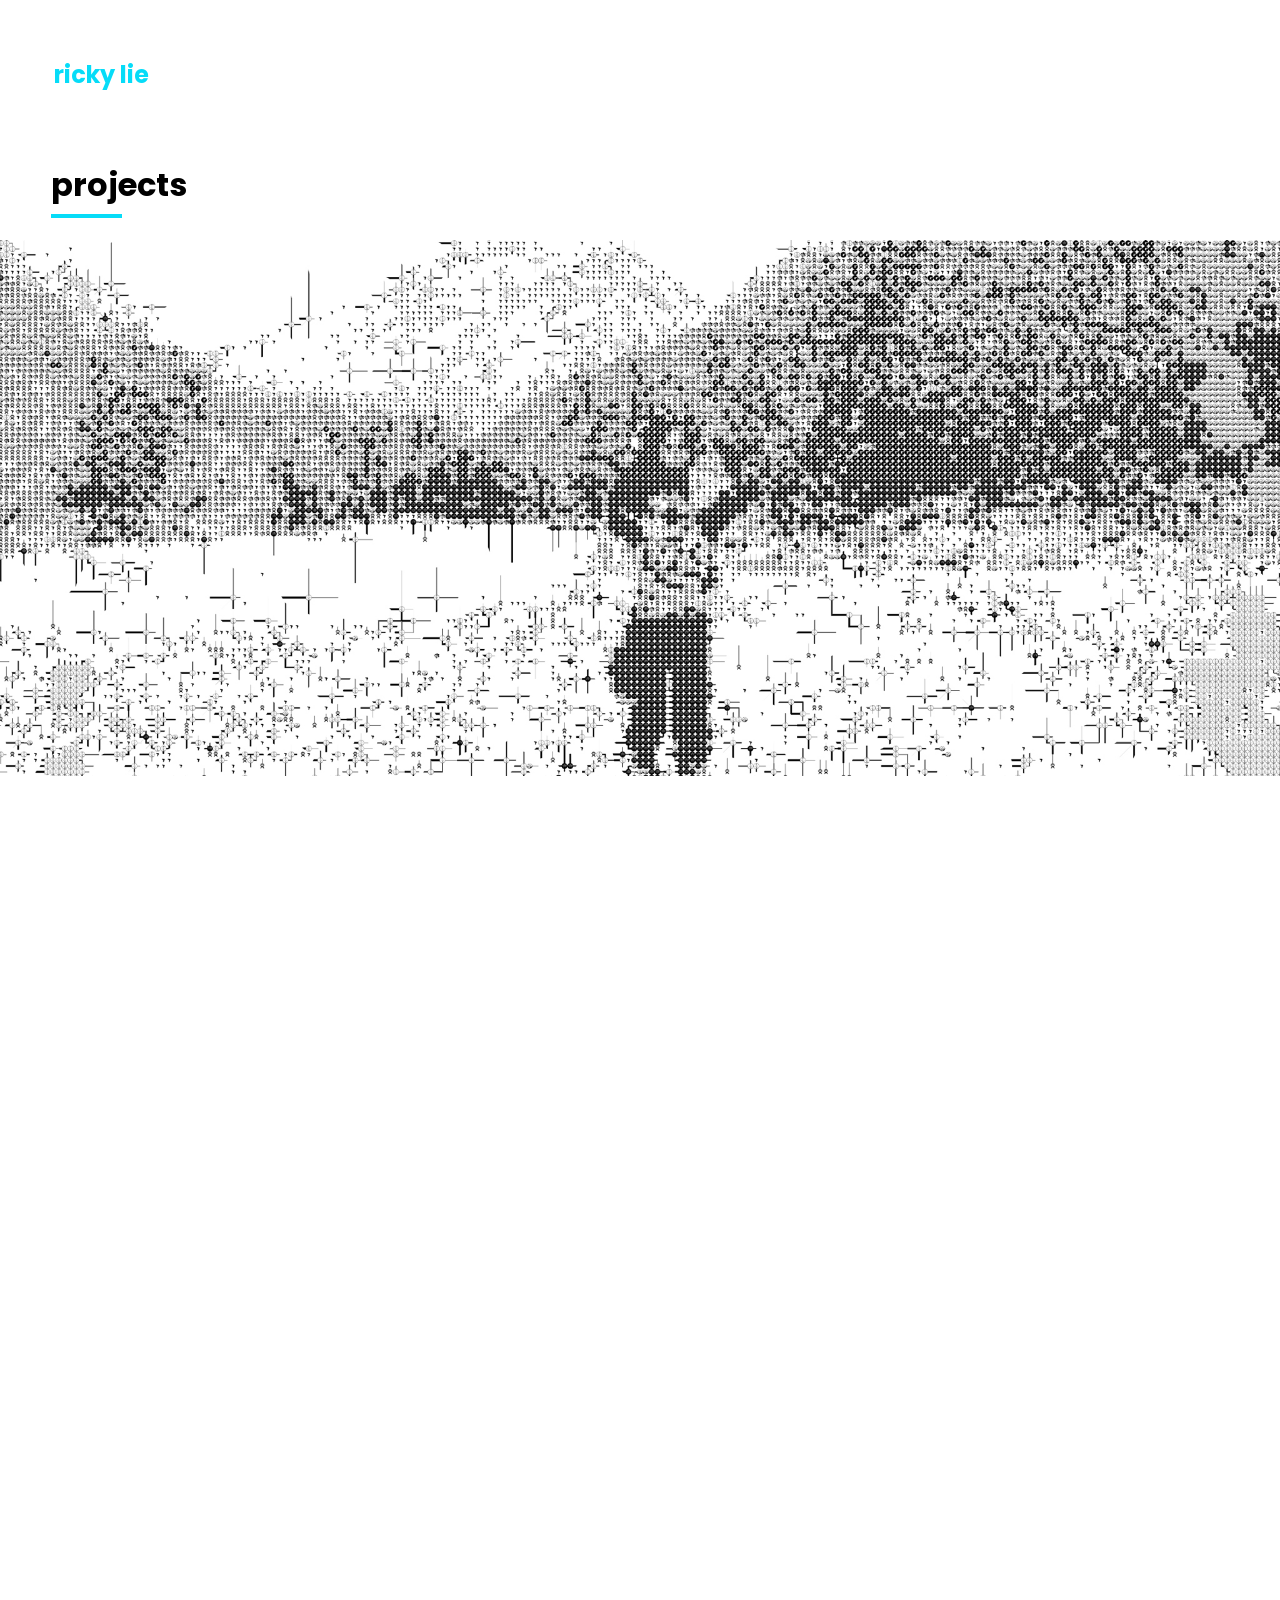
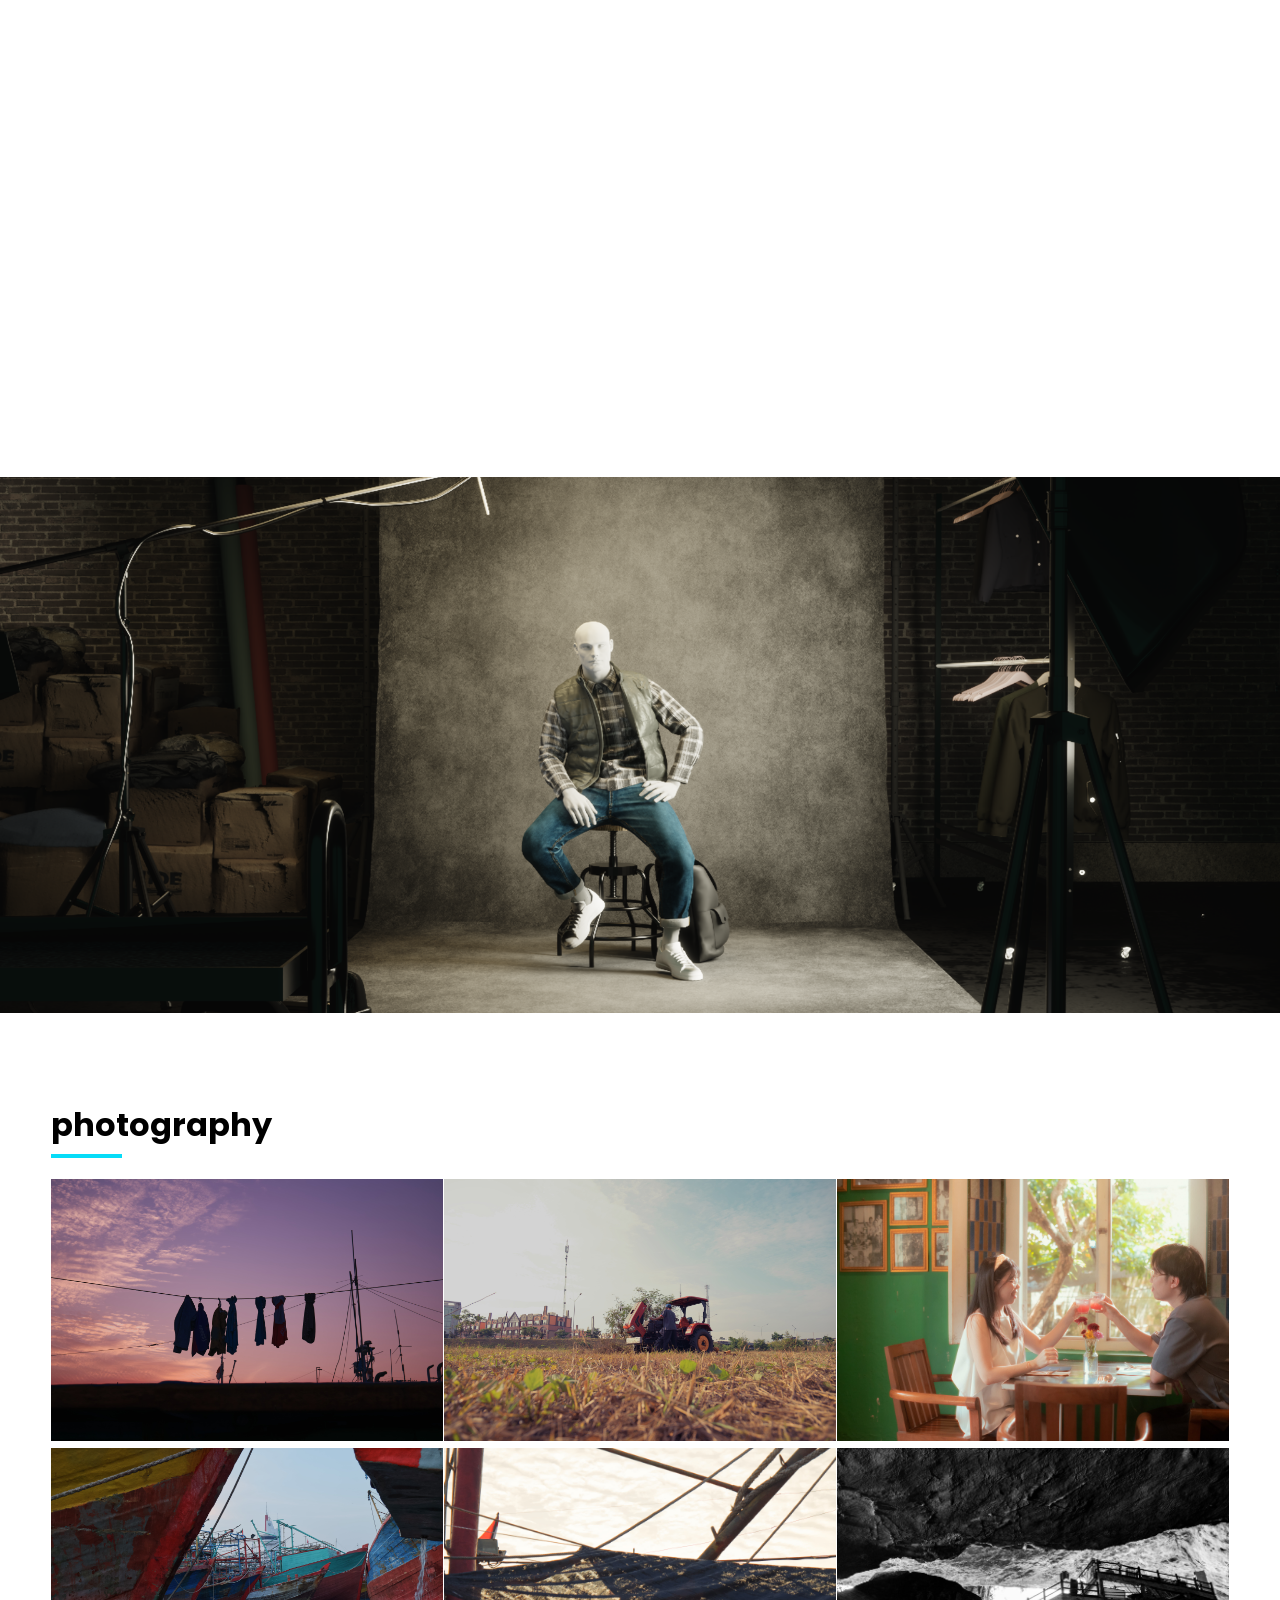
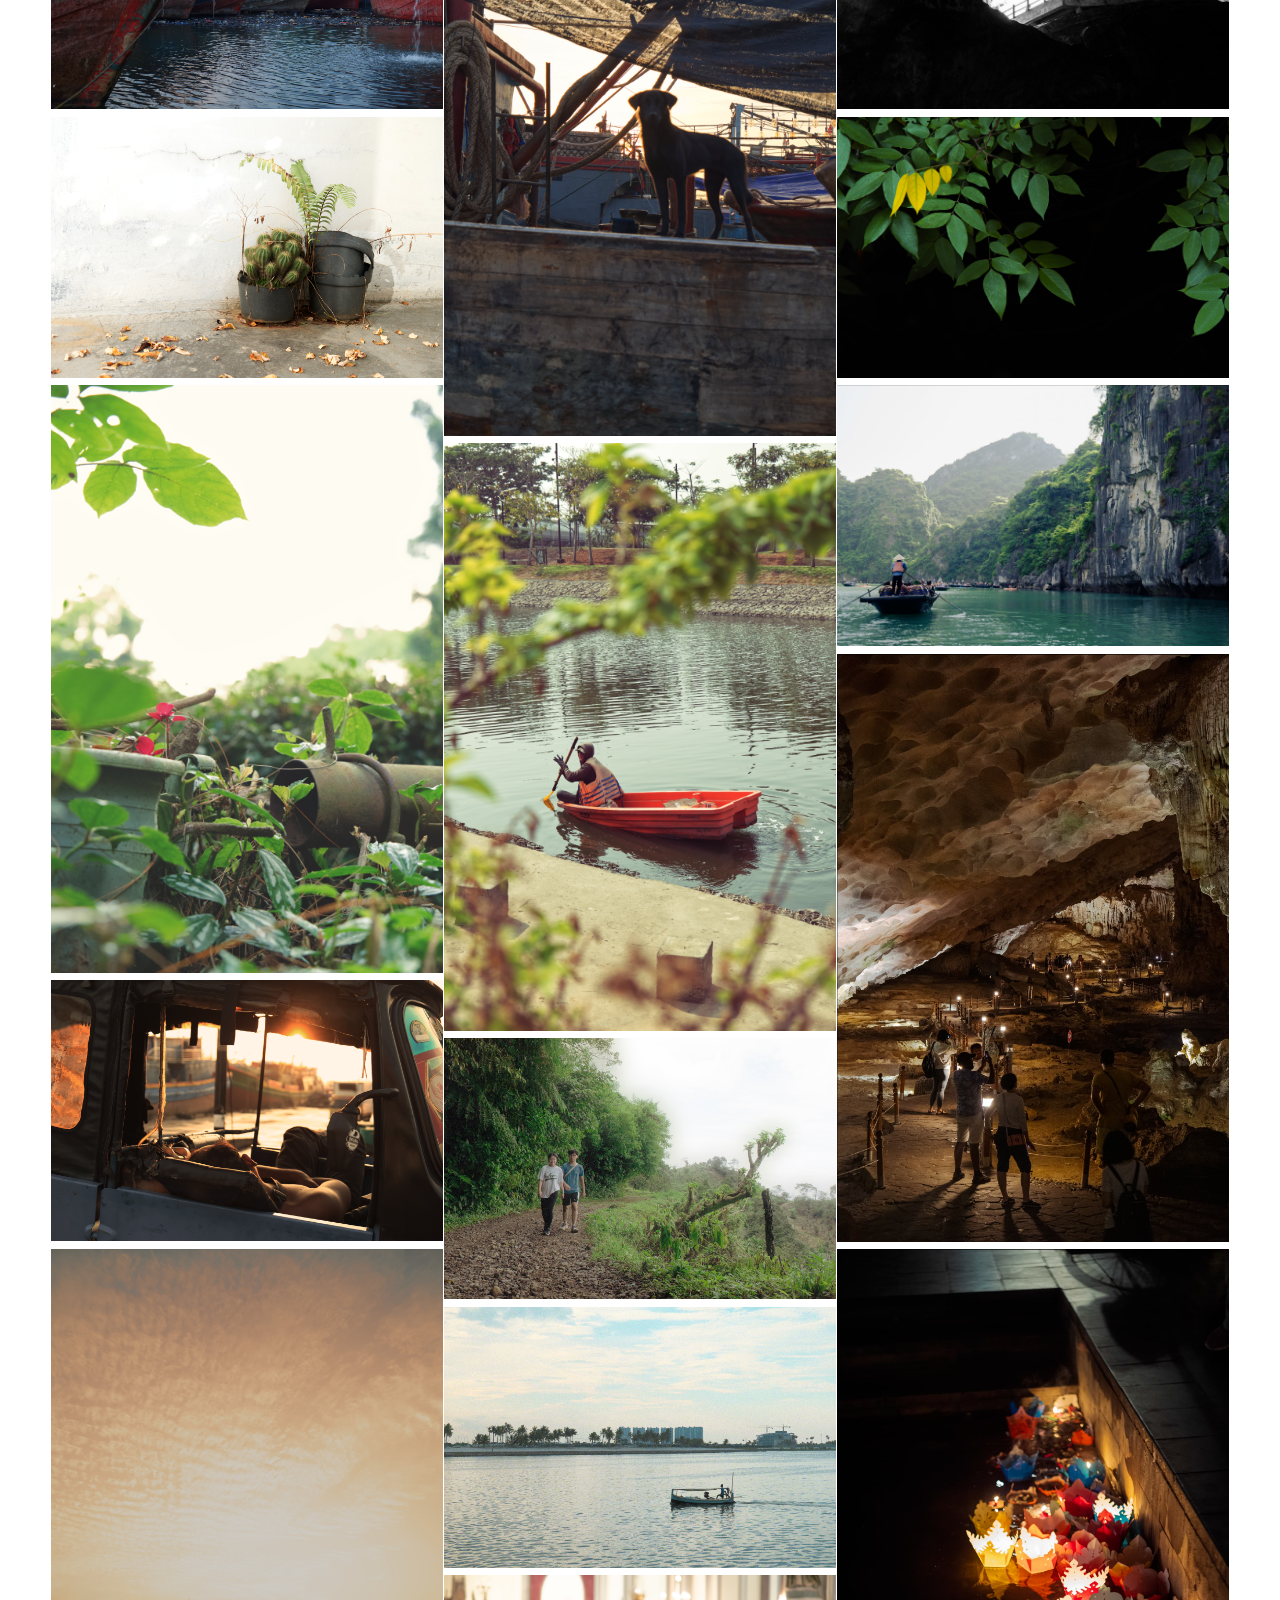
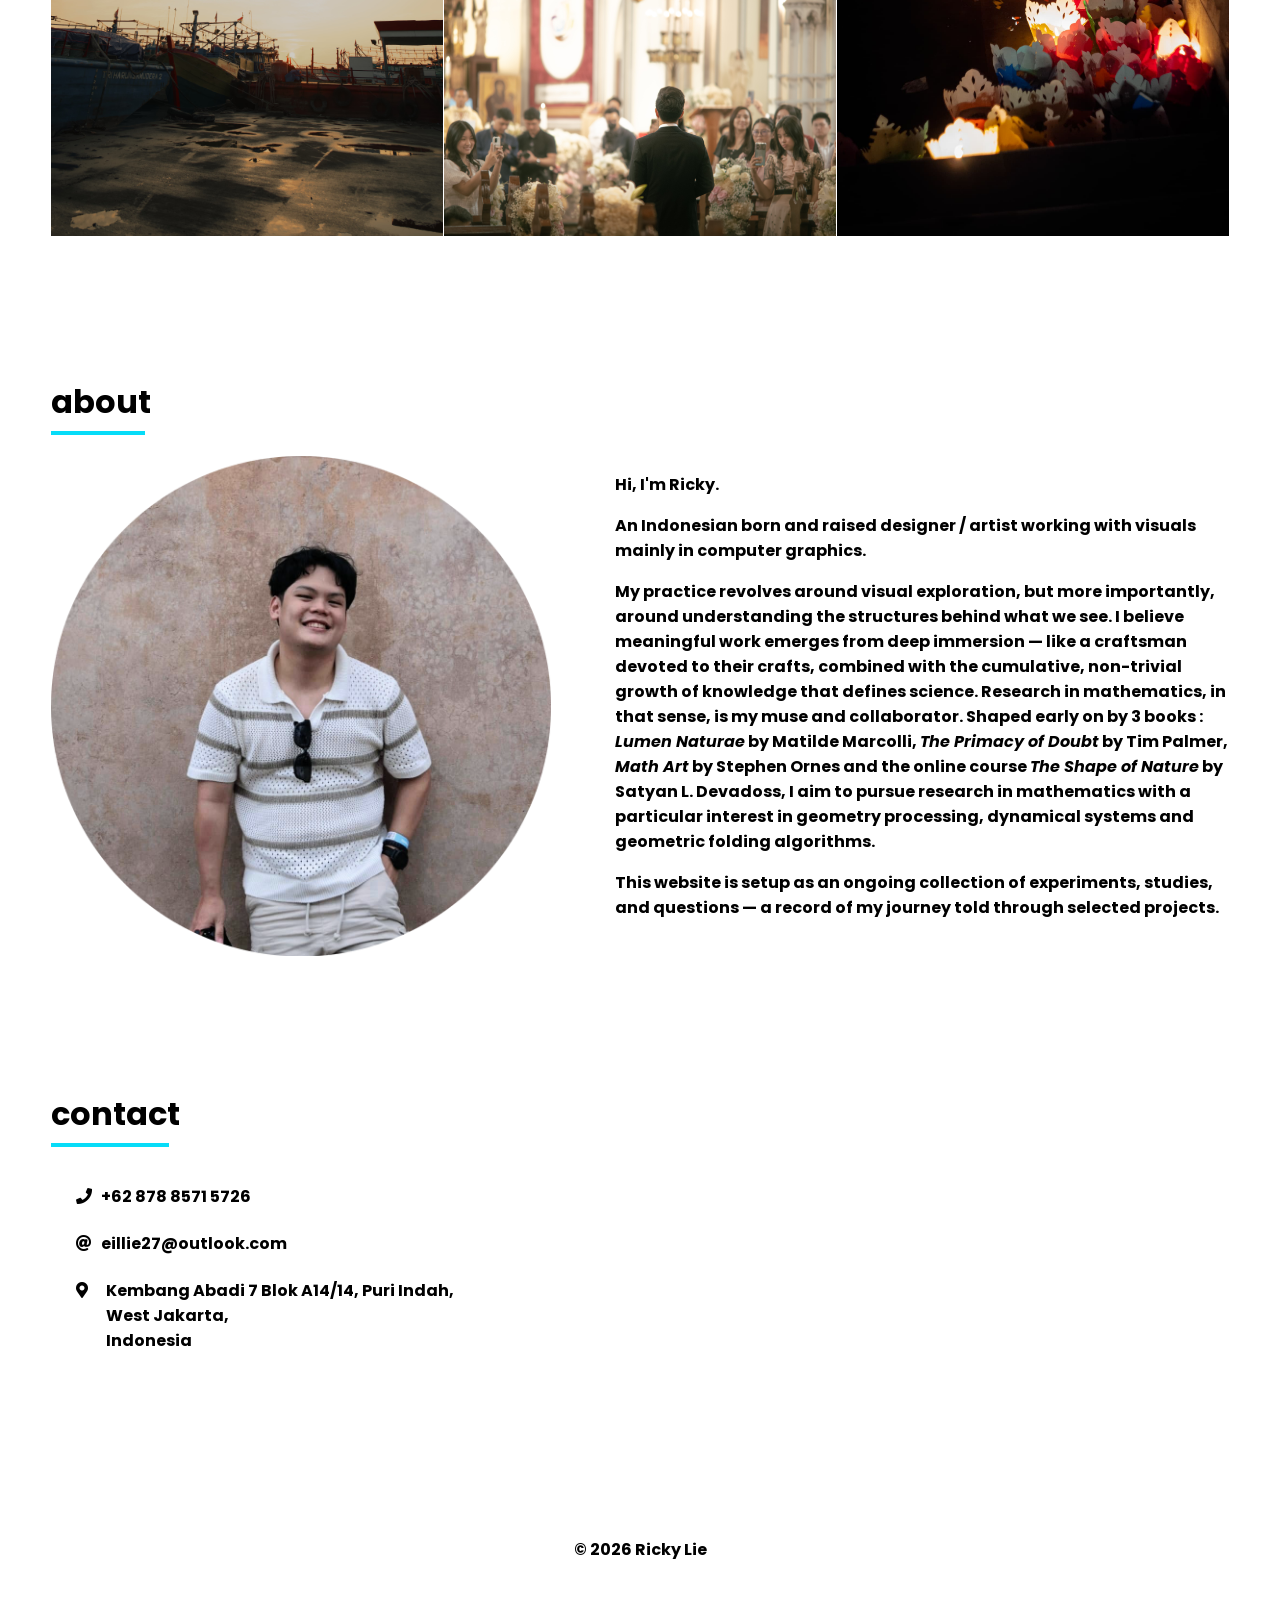
<file: index.html>
<!DOCTYPE html>
<html lang="en">
    <head>
        <meta charset="UTF-8" />
        <meta name="viewport" content="width=device-width, initial-scale=1.0" />
        <meta http-equiv="X-UA-Compatible" content="ie=edge" />
        <title>ricky lie</title>
        <link
            rel="stylesheet"
            href="https://cdnjs.cloudflare.com/ajax/libs/animate.css/3.7.0/animate.min.css"
        />
        <script
            src="https://code.jquery.com/jquery-3.3.1.min.js"
            integrity="sha256-FgpCb/KJQlLNfOu91ta32o/NMZxltwRo8QtmkMRdAu8="
            crossorigin="anonymous"
        ></script>
        <link
            rel="stylesheet"
            href="https://use.fontawesome.com/releases/v5.7.1/css/all.css"
            integrity="sha384-fnmOCqbTlWIlj8LyTjo7mOUStjsKC4pOpQbqyi7RrhN7udi9RwhKkMHpvLbHG9Sr"
            crossorigin="anonymous"
        />
        <link rel="stylesheet" href="index.css" />
    </head>
    <body>
        <div id="loading">
            <div id="spinner"></div>
        </div>
        <div id="magnify">
            <h1 onclick="closemagnify()"><i class="fas fa-times"></i></h1>
            <div id="img_here"></div>
        </div>
        <header
            id="header"
            class="animated slideInDown"
            style="animation-delay: 1.8s"
        >
            <table>
                <tr>
                    <td id="logo">ricky lie</td>
                    <td id="navigation">
                        <a href="#projects">projects</a>
                        <a href="#photography">photography</a>
                        <a href="#bio">about</a>
                        <a href="#contact">contact</a>
                    </td>
                </tr>
            </table>
        </header>
        <div id="projects">
            <h1>projects</h1>
        </div>
        <div id="videos">
            <a href="package.html">
                <img width="100%" src="assets/package/landing-page.jpg" />
            </a>
            <a href="advertisement.html">
                <video
                    width="100%"
                    loop
                    muted
                    onmouseenter="play($(this).get(0))"
                    onmouseleave="pause($(this).get(0))"
                    onmouseout="mouseout($(this).get(0))"
                >
                    <source
                        src="assets/ads/landing-page.mp4"
                        type="video/mp4"
                    />
                </video>
            </a>
            <a href="character.html">
                <video
                    width="100%"
                    loop
                    muted
                    onmouseenter="play($(this).get(0))"
                    onmouseleave="pause($(this).get(0))"
                    onmouseout="mouseout($(this).get(0))"
                >
                    <source
                        src="assets/character/landing-page.mp4"
                        type="video/mp4"
                    />
                </video>
            </a>
            <a href="garment.html">
                <img width="100%" src="assets/garment/landing-page.png" />
            </a>
        </div>
        <div id="photography">
            <h1>photography</h1>
            <div id="photos">
                <img
                    onclick="magnify($(this).attr('src'))"
                    src="assets/photography/photo-1.jpg"
                />
                <img
                    onclick="magnify($(this).attr('src'))"
                    src="assets/photography/photo-2.jpg"
                />
                <img
                    onclick="magnify($(this).attr('src'))"
                    src="assets/photography/photo-3.jpg"
                />
                <img
                    onclick="magnify($(this).attr('src'))"
                    src="assets/photography/photo-4.jpg"
                />
                <img
                    onclick="magnify($(this).attr('src'))"
                    src="assets/photography/photo-5.jpg"
                />
                <img
                    onclick="magnify($(this).attr('src'))"
                    src="assets/photography/photo-6.jpg"
                />
                <img
                    onclick="magnify($(this).attr('src'))"
                    src="assets/photography/photo-7.jpg"
                />
                <img
                    onclick="magnify($(this).attr('src'))"
                    src="assets/photography/photo-8.jpg"
                />
                <img
                    onclick="magnify($(this).attr('src'))"
                    src="assets/photography/photo-9.jpg"
                />
                <img
                    onclick="magnify($(this).attr('src'))"
                    src="assets/photography/photo-10.jpg"
                />
                <img
                    onclick="magnify($(this).attr('src'))"
                    src="assets/photography/photo-11.jpg"
                />
                <img
                    onclick="magnify($(this).attr('src'))"
                    src="assets/photography/photo-12.jpg"
                />
                <img
                    onclick="magnify($(this).attr('src'))"
                    src="assets/photography/photo-19.jpg"
                />
                <img
                    onclick="magnify($(this).attr('src'))"
                    src="assets/photography/photo-14.jpg"
                />
                <img
                    onclick="magnify($(this).attr('src'))"
                    src="assets/photography/photo-15.jpg"
                />
                <img
                    onclick="magnify($(this).attr('src'))"
                    src="assets/photography/photo-16.jpg"
                />
                <img
                    onclick="magnify($(this).attr('src'))"
                    src="assets/photography/photo-17.jpg"
                />
                <img
                    onclick="magnify($(this).attr('src'))"
                    src="assets/photography/photo-18.jpg"
                />
            </div>
        </div>
        <div id="bio">
            <h1>about</h1>
            <div id="bio-content">
                <div id="bio-left">
                    <img alt="" src="assets/about-picture.png" />
                </div>
                <div id="bio-right">
                    <p>Hi, I'm Ricky.</p>
                    <p>
                        An Indonesian born and raised designer / artist working with
                        visuals mainly in computer graphics.
                    </p>
                    <p>
                        My practice revolves around visual exploration, but more
                        importantly, around understanding the structures behind what
                        we see. I believe meaningful work emerges from deep
                        immersion — like a craftsman devoted to their crafts,
                        combined with the cumulative, non-trivial growth of
                        knowledge that defines science. Research in mathematics, in
                        that sense, is my muse and collaborator. Shaped early on by
                        3 books : <i>Lumen Naturae</i> by Matilde Marcolli,
                        <i>The Primacy of Doubt</i> by Tim Palmer,
                        <i>Math Art</i> by Stephen Ornes and the online course
                        <i>The Shape of Nature</i> by Satyan L. Devadoss, I aim to
                        pursue research in mathematics with a particular interest in
                        geometry processing, dynamical systems and geometric folding
                        algorithms.
                    </p>
                    <p>
                        This website is setup as an ongoing collection of
                        experiments, studies, and questions — a record of my journey
                        told through selected projects.
                    </p>
                </div>
            </div>
        </div>
        <div id="contact">
            <h1>contact</h1>
            <table>
                <tr>
                    <td>
                        <div id="inner_div">
                            <table id="inner_table">
                                <tr>
                                    <td>
                                        <i class="fas fa-phone"></i> &nbsp; +62
                                        878 8571 5726
                                    </td>
                                </tr>
                                <tr>
                                    <td>
                                        <i class="fas fa-at"></i> &nbsp;
                                        eillie27@outlook.com
                                    </td>
                                </tr>
                                <tr>
                                    <td>
                                        <i class="fas fa-map-marker-alt"></i>
                                        <div id="address">
                                            Kembang Abadi 7 Blok A14/14, Puri
                                            Indah,<br />
                                            West Jakarta,<br />
                                            Indonesia
                                        </div>
                                    </td>
                                </tr>
                            </table>
                        </div>
                    </td>
                </tr>
            </table>
        </div>
        <div id="footer">© 2026 Ricky Lie</div>
        <script src="index.js" type="text/javascript"></script>
    </body>
</html>
</file>
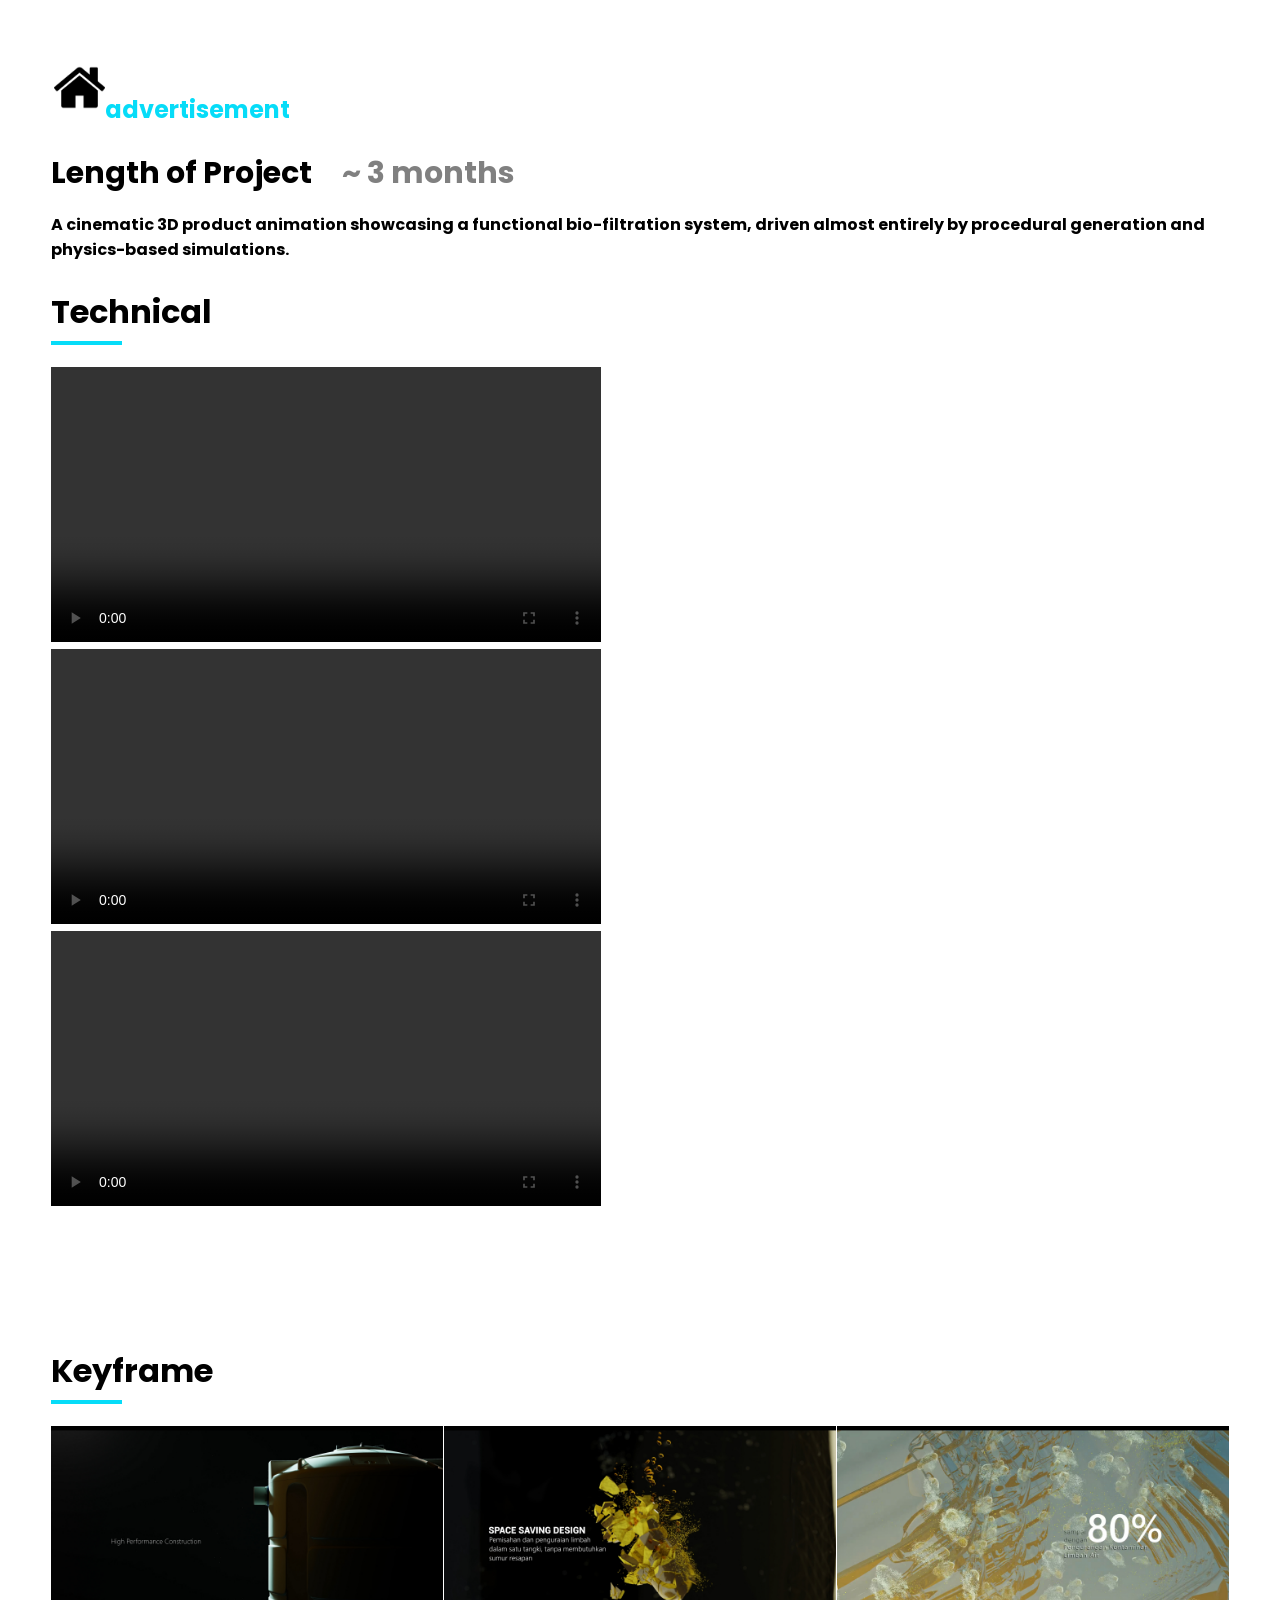
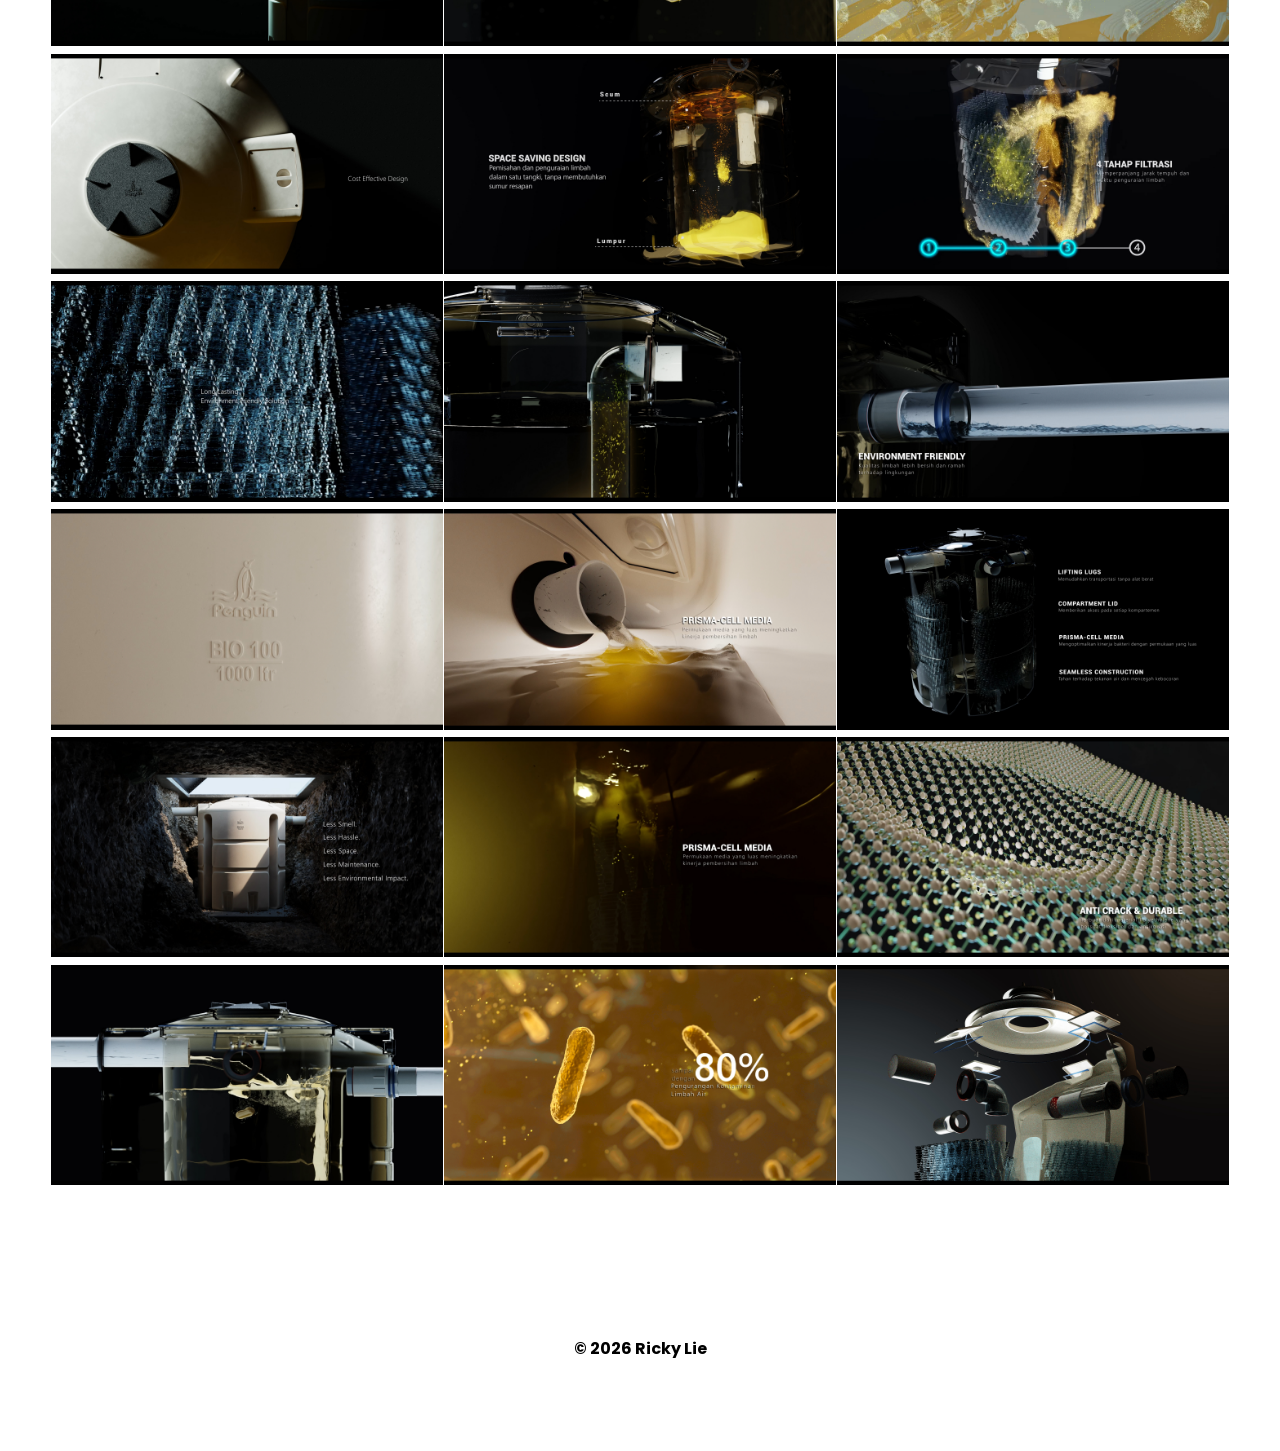
<file: advertisement.html>
<!DOCTYPE html>
<html lang="en">
    <head>
        <meta charset="UTF-8" />
        <meta name="viewport" content="width=device-width, initial-scale=1.0" />
        <meta http-equiv="X-UA-Compatible" content="ie=edge" />
        <title>ricky lie</title>
        <link
            rel="stylesheet"
            href="https://cdnjs.cloudflare.com/ajax/libs/animate.css/3.7.0/animate.min.css"
        />
        <script
            src="https://code.jquery.com/jquery-3.3.1.min.js"
            integrity="sha256-FgpCb/KJQlLNfOu91ta32o/NMZxltwRo8QtmkMRdAu8="
            crossorigin="anonymous"
        ></script>
        <link
            rel="stylesheet"
            href="https://use.fontawesome.com/releases/v5.7.1/css/all.css"
            integrity="sha384-fnmOCqbTlWIlj8LyTjo7mOUStjsKC4pOpQbqyi7RrhN7udi9RwhKkMHpvLbHG9Sr"
            crossorigin="anonymous"
        />
        <link rel="stylesheet" href="index.css" />
    </head>
    <body>
        <div id="loading">
            <div id="spinner"></div>
        </div>
        <div id="magnify">
            <h1 onclick="closemagnify()"><i class="fas fa-times"></i></h1>
            <div id="img_here"></div>
        </div>
        <header
            id="header"
            class="animated slideInDown"
            style="animation-delay: 1.8s"
        >
            <table>
                <tr>
                    <td id="logo">
                        <a href="index.html">
                            <img src="assets/home-icon.png" />
                        </a>
                        <text> &ensp;advertisement </text>
                    </td>
                    <td id="navigation">
                        <a href="#technical">technical</a>
                        <a href="#keyframe">keyframe</a>
                    </td>
                </tr>
            </table>
        </header>
        <div id="technical">
            <p>
                <text class="project-length">Length of Project&emsp;</text
                ><text class="project-duration">~ 3 months</text>
            </p>
            <p>
                A cinematic 3D product animation showcasing a functional
                bio-filtration system, driven almost entirely by procedural
                generation and physics-based simulations.
            </p>
            <h1>Technical</h1>
            <div class="project-content">
                <div class="project-left-panel">
                    <video
                        ref-id="parametric-model"
                        width="100%"
                        loop
                        muted
                        controls
                        disablepictureinpicture
                        controlslist="nodownload noplaybackrate"
                        onclick="show($(this))"
                    >
                        <source
                            src="https://dl.dropboxusercontent.com/scl/fi/5534krf2k5jko0qlav7xv/parametric-model.mp4?rlkey=bum41ibdvcwt97pseatf8y3hy&st=d4xesvmo&dl=0"
                            type="video/mp4"
                        />
                    </video>
                    <video
                        ref-id="particle-simulation"
                        width="100%"
                        loop
                        muted
                        controls
                        disablepictureinpicture
                        controlslist="nodownload noplaybackrate"
                        onclick="show($(this))"
                    >
                        <source
                            src="https://dl.dropboxusercontent.com/scl/fi/obfw58ukipi51vm4sa5sb/particle-simulation.mp4?rlkey=5j7qoooz7rkag5mb5euukfv8w&st=m28y6z3a&dl=0"
                            type="video/mp4"
                        />
                    </video>
                    <video
                        ref-id="fabric-simulation"
                        width="100%"
                        loop
                        muted
                        controls
                        disablepictureinpicture
                        controlslist="nodownload noplaybackrate"
                        onclick="show($(this))"
                    >
                        <source
                            src="https://dl.dropboxusercontent.com/scl/fi/oidp7jboaqbhazo2o9q38/fabric-simulation.mp4?rlkey=utfz8nsxa8z30ltoc2x5d4p00&st=ncb9091e&dl=0"
                            type="video/mp4"
                        />
                    </video>
                    <img src="assets/placeholder.jpeg" height="300" />
                </div>
                <div id="project-right-panel">
                    <div id="parametric-model" class="hidden-display">
                        <h2>Parametric Modelling</h2>
                        <p>
                            Geometries produced by a parametric periodic
                            function that utilises sinusoidal terms followed by
                            a combination of affine transformations, duplication
                            and subdivision.
                        </p>
                        <div class="center-content">
                            <img
                                src="assets/ads/parametric-model-1.png"
                                class="img-border"
                                id="parametric-model-1"
                            />
                        </div>
                        <p>
                            This technique is used to deconstruct and recreate
                            an actual object into a virtual geometry that is
                            used in both simulations and renderings.
                        </p>
                        <div class="center-content">
                            <img
                                src="assets/ads/parametric-model-2.jpeg"
                                class="img-border"
                                id="parametric-model-2"
                            />
                        </div>
                    </div>
                    <div id="particle-simulation" class="hidden-display">
                        <h2>
                            FLIP - Rigid Body Dynamics - Particle Simulations
                        </h2>
                        <p>
                            Multiple-tier rigid body simulation with movements
                            dictated by advection to mimic movements in a body
                            of fluid. Furthermore, a variation of the
                            constructed advection is used for position-based
                            geometries deformation (bubbles).
                        </p>
                        <div class="center-content">
                            <img
                                src="assets/ads/particle-simulation-1.png"
                                class="img-border"
                                id="particle-simulation-1"
                            />
                            <img
                                src="assets/ads/particle-simulation-2.png"
                                class="img-border"
                                id="particle-simulation-2"
                            />
                            <img
                                src="assets/ads/particle-simulation-3.png"
                                class="img-border"
                                id="particle-simulation-3"
                            />
                        </div>
                        <p>
                            High resolution, CPU-based Fluid Implicit Particle
                            (FLIP) method of fluid simulations that interacts
                            with rigid body geometries.
                        </p>
                        <div class="center-content">
                            <img
                                src="assets/ads/particle-simulation-4.png"
                                class="img-border"
                                id="particle-simulation-4"
                            />
                        </div>
                    </div>
                    <div id="fabric-simulation" class="hidden-display">
                        <h2>Fabric Simulation - Geometry and UV Project</h2>
                        <p>
                            The constructed geometry is projected onto the XZ
                            plane and that plane is used as a UV coordinate.
                        </p>
                        <div class="center-content">
                            <img
                                src="assets/ads/fabric-simulation-1.png"
                                class="img-border"
                                id="fabric-simulation-1"
                            />
                            <img
                                src="assets/ads/fabric-simulation-2.png"
                                class="img-border"
                                id="fabric-simulation-2"
                            />
                            <img
                                src="assets/ads/fabric-simulation-3.png"
                                class="img-border"
                                id="fabric-simulation-3"
                            />
                        </div>
                        <p>
                            An animated geometry (sphere) is used as a collider
                            to a vellum cloth simulation and we project the
                            previously obtained plane to attain the final
                            result.
                        </p>
                        <div class="center-content">
                            <img
                                src="assets/ads/fabric-simulation-4.png"
                                class="img-border"
                                id="fabric-simulation-4"
                            />
                            <img
                                src="assets/ads/fabric-simulation-5.png"
                                class="img-border"
                                id="fabric-simulation-5"
                            />
                        </div>
                    </div>
                </div>
            </div>
        </div>
        <div id="keyframe">
            <h1>Keyframe</h1>
            <div id="photos">
                <img
                    onclick="magnify($(this).attr('src'))"
                    src="assets/ads/keyframe_1.jpg"
                />
                <img
                    onclick="magnify($(this).attr('src'))"
                    src="assets/ads/keyframe_2.jpg"
                />
                <img
                    onclick="magnify($(this).attr('src'))"
                    src="assets/ads/keyframe_3.jpg"
                />
                <img
                    onclick="magnify($(this).attr('src'))"
                    src="assets/ads/keyframe_4.jpg"
                />
                <img
                    onclick="magnify($(this).attr('src'))"
                    src="assets/ads/keyframe_5.jpg"
                />
                <img
                    onclick="magnify($(this).attr('src'))"
                    src="assets/ads/keyframe_6.jpg"
                />
                <img
                    onclick="magnify($(this).attr('src'))"
                    src="assets/ads/keyframe_7.jpg"
                />
                <img
                    onclick="magnify($(this).attr('src'))"
                    src="assets/ads/keyframe_8.jpg"
                />
                <img
                    onclick="magnify($(this).attr('src'))"
                    src="assets/ads/keyframe_9.jpg"
                />
                <img
                    onclick="magnify($(this).attr('src'))"
                    src="assets/ads/keyframe_10.jpg"
                />
                <img
                    onclick="magnify($(this).attr('src'))"
                    src="assets/ads/keyframe_11.jpg"
                />
                <img
                    onclick="magnify($(this).attr('src'))"
                    src="assets/ads/keyframe_12.jpg"
                />
                <img
                    onclick="magnify($(this).attr('src'))"
                    src="assets/ads/keyframe_13.jpg"
                />
                <img
                    onclick="magnify($(this).attr('src'))"
                    src="assets/ads/keyframe_14.jpg"
                />
                <img
                    onclick="magnify($(this).attr('src'))"
                    src="assets/ads/keyframe_15.jpg"
                />
                <img
                    onclick="magnify($(this).attr('src'))"
                    src="assets/ads/keyframe_16.jpg"
                />
                <img
                    onclick="magnify($(this).attr('src'))"
                    src="assets/ads/keyframe_17.jpg"
                />
                <img
                    onclick="magnify($(this).attr('src'))"
                    src="assets/ads/keyframe_18.jpg"
                />
            </div>
        </div>
        <div id="footer">© 2026 Ricky Lie</div>
        <script src="index.js" type="text/javascript"></script>
    </body>
</html>
</file>
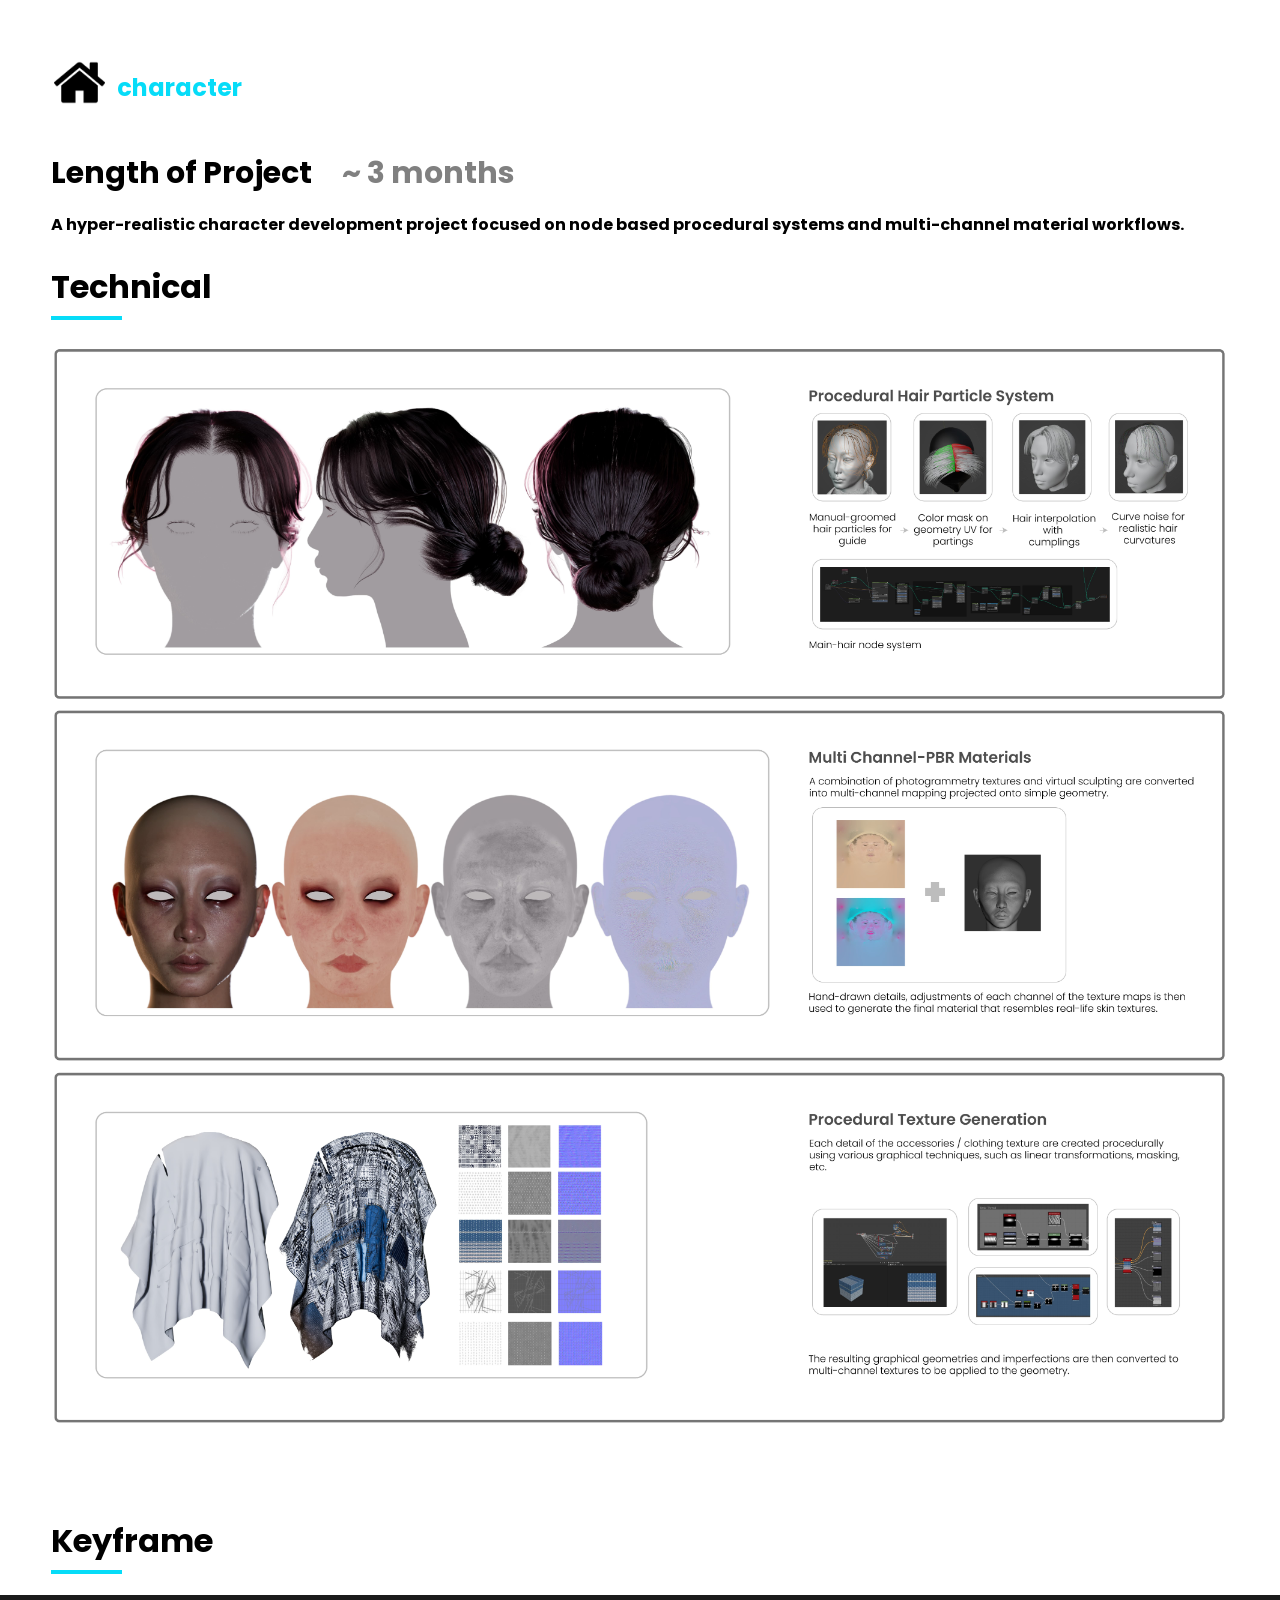
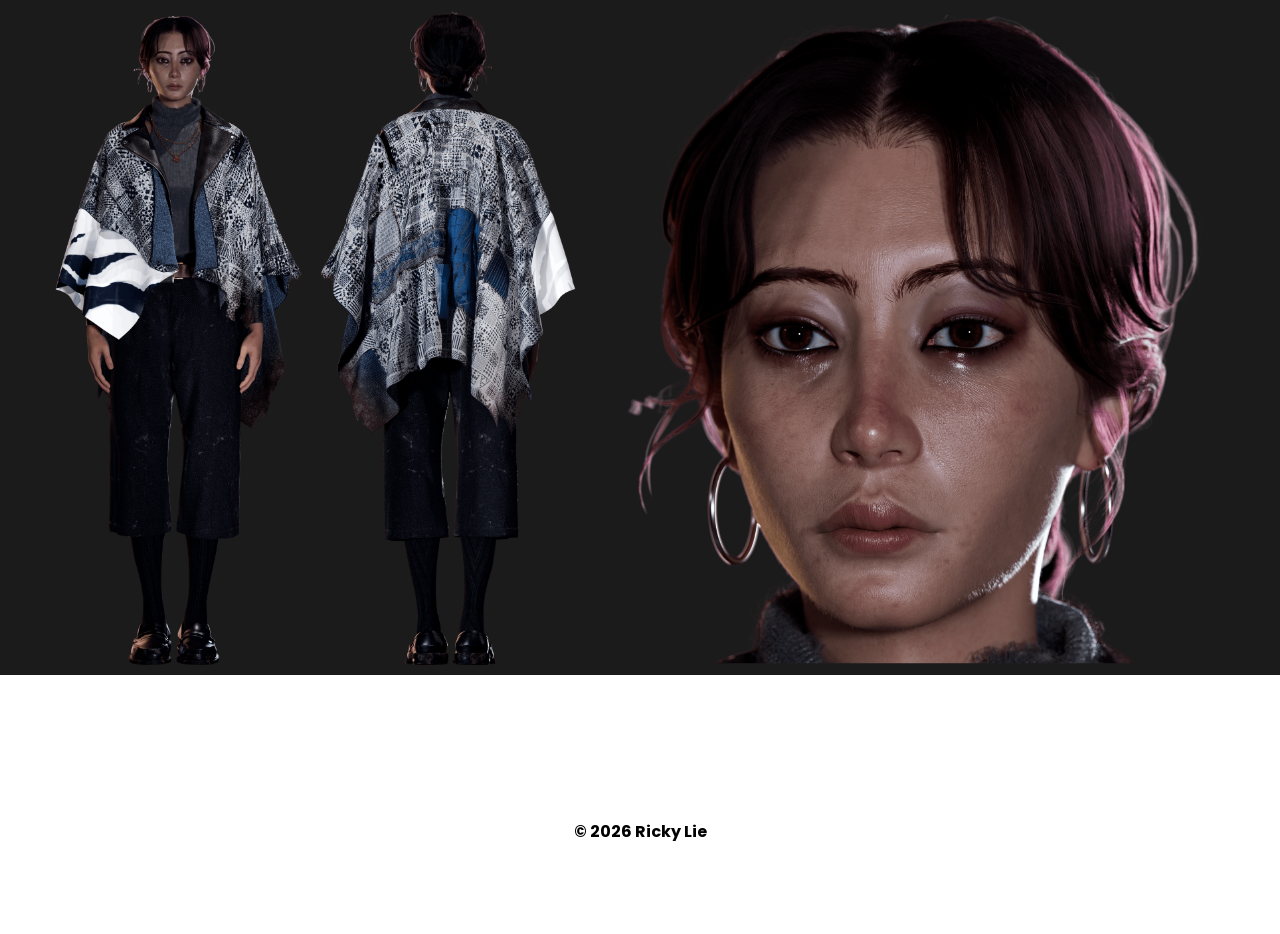
<file: character.html>
<!DOCTYPE html>
<html lang="en">
    <head>
        <meta charset="UTF-8" />
        <meta name="viewport" content="width=device-width, initial-scale=1.0" />
        <meta http-equiv="X-UA-Compatible" content="ie=edge" />
        <title>ricky lie</title>
        <link
            rel="stylesheet"
            href="https://cdnjs.cloudflare.com/ajax/libs/animate.css/3.7.0/animate.min.css"
        />
        <script
            src="https://code.jquery.com/jquery-3.3.1.min.js"
            integrity="sha256-FgpCb/KJQlLNfOu91ta32o/NMZxltwRo8QtmkMRdAu8="
            crossorigin="anonymous"
        ></script>
        <link
            rel="stylesheet"
            href="https://use.fontawesome.com/releases/v5.7.1/css/all.css"
            integrity="sha384-fnmOCqbTlWIlj8LyTjo7mOUStjsKC4pOpQbqyi7RrhN7udi9RwhKkMHpvLbHG9Sr"
            crossorigin="anonymous"
        />
        <link rel="stylesheet" href="index.css" />
    </head>
    <body>
        <div id="loading">
            <div id="spinner"></div>
        </div>
        <div id="magnify">
            <h1 onclick="closemagnify()"><i class="fas fa-times"></i></h1>
            <div id="img_here"></div>
        </div>
        <header
            id="header"
            class="animated slideInDown"
            style="animation-delay: 1.8s"
        >
            <table>
                <tr>
                    <td id="logo">
                        <a href="index.html">
                            <img src="assets/home-icon.png" />
                        </a>
                        <text> &ensp;character </text>
                    </td>
                    <td id="navigation">
                        <a href="#technical">technical</a>
                        <a href="#keyframe">keyframe</a>
                    </td>
                </tr>
            </table>
        </header>
        <div id="technical">
            <p>
                <text class="project-length">Length of Project&emsp;</text
                ><text class="project-duration">~ 3 months</text>
            </p>
            <p>
                A hyper-realistic character development project focused on node
                based procedural systems and multi-channel material workflows.
            </p>
            <h1>Technical</h1>
            <img src="assets/character/work-2.jpg" width="100%" />
        </div>
        <div id="keyframe">
            <h1>Keyframe</h1>

            <div id="image-wrapper">
                <div id="singlephotos">
                    <img
                        onclick="magnify($(this).attr('src'))"
                        width="100%"
                        src="assets/character/keyframe-1.png"
                    />
                </div>
            </div>
        </div>
        <div id="footer">© 2026 Ricky Lie</div>
        <script src="index.js" type="text/javascript"></script>
    </body>
</html>
</file>
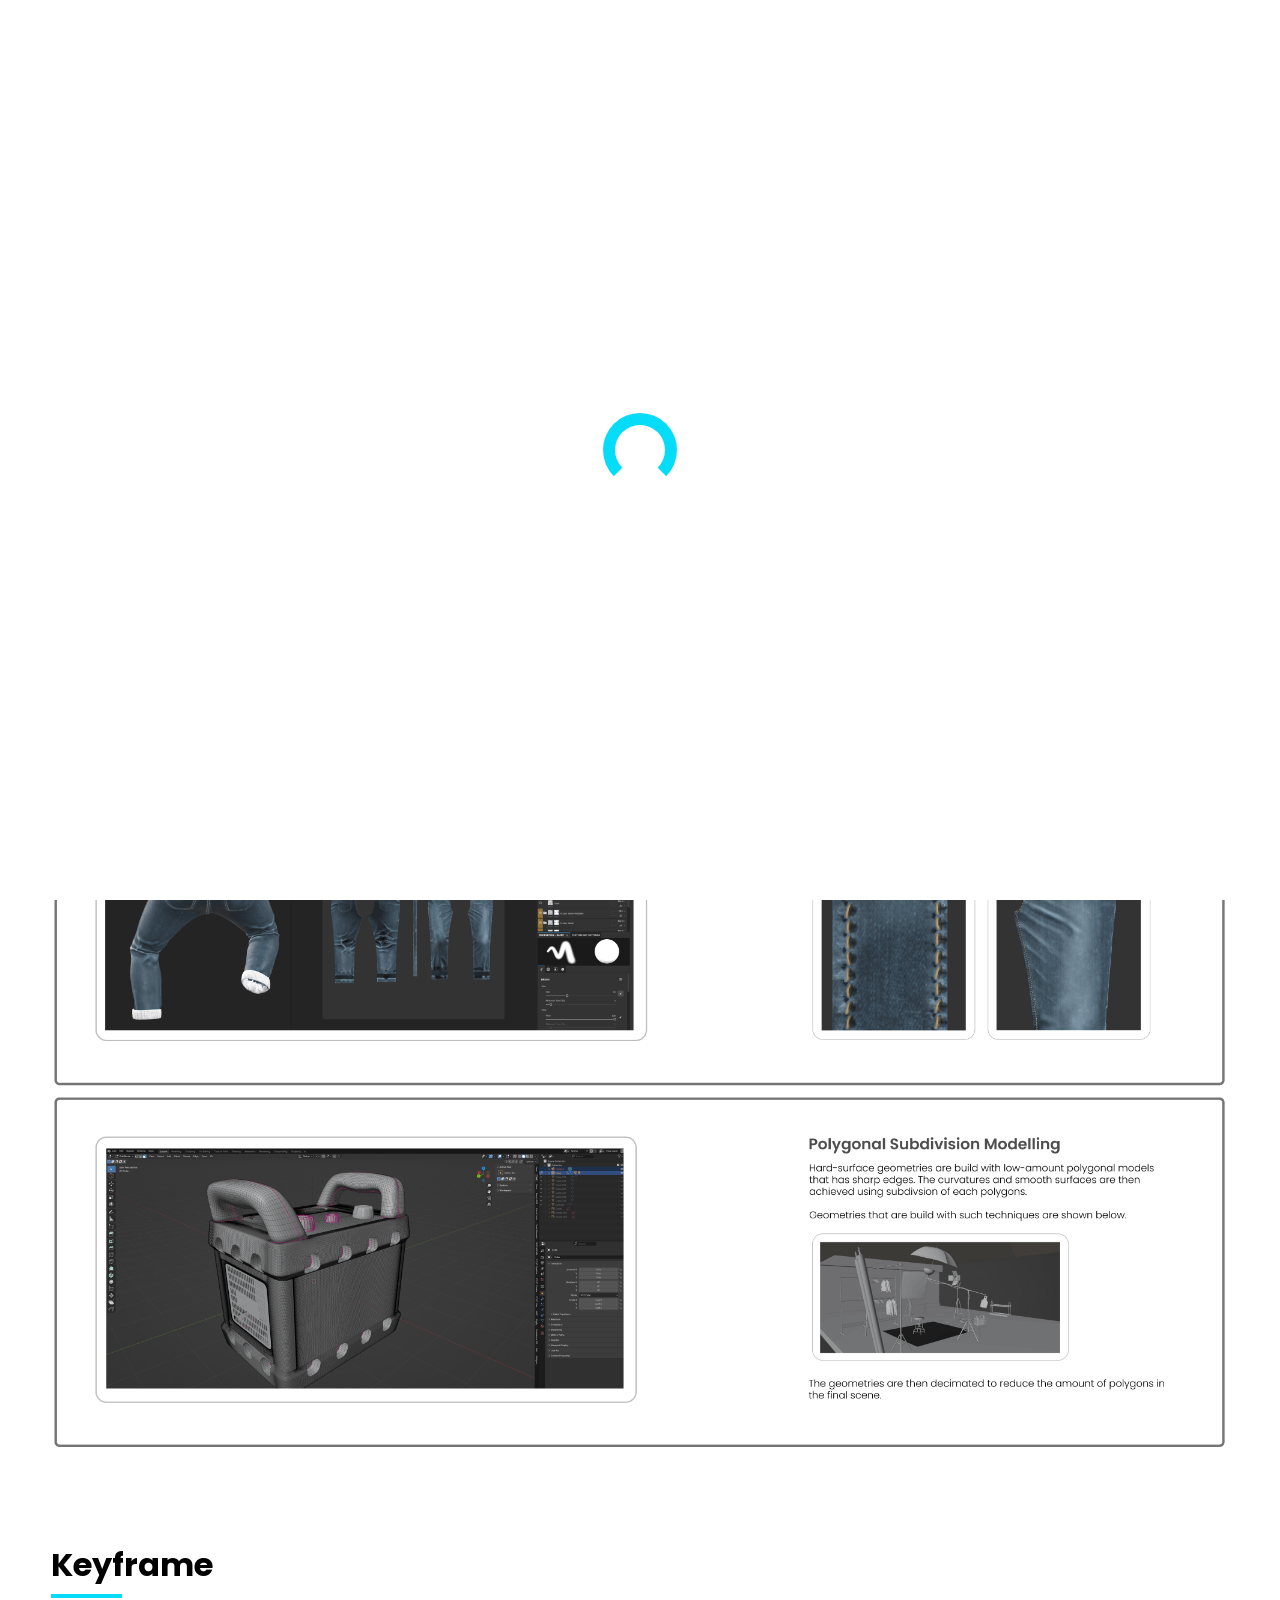
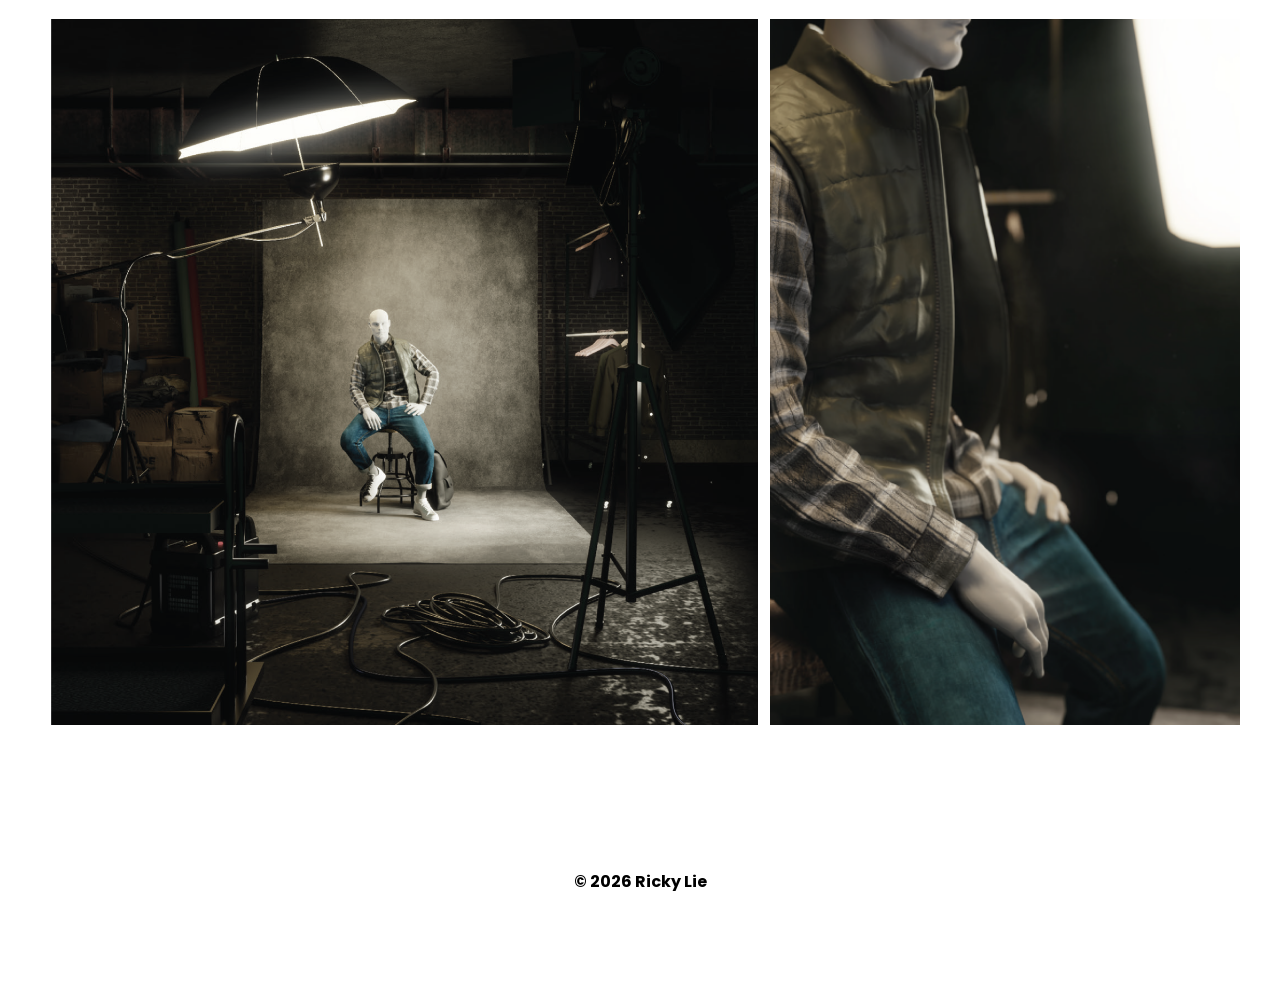
<file: garment.html>
<!DOCTYPE html>
<html lang="en">
    <head>
        <meta charset="UTF-8" />
        <meta name="viewport" content="width=device-width, initial-scale=1.0" />
        <meta http-equiv="X-UA-Compatible" content="ie=edge" />
        <title>ricky lie</title>
        <link
            rel="stylesheet"
            href="https://cdnjs.cloudflare.com/ajax/libs/animate.css/3.7.0/animate.min.css"
        />
        <script
            src="https://code.jquery.com/jquery-3.3.1.min.js"
            integrity="sha256-FgpCb/KJQlLNfOu91ta32o/NMZxltwRo8QtmkMRdAu8="
            crossorigin="anonymous"
        ></script>
        <link
            rel="stylesheet"
            href="https://use.fontawesome.com/releases/v5.7.1/css/all.css"
            integrity="sha384-fnmOCqbTlWIlj8LyTjo7mOUStjsKC4pOpQbqyi7RrhN7udi9RwhKkMHpvLbHG9Sr"
            crossorigin="anonymous"
        />
        <link rel="stylesheet" href="index.css" />
    </head>
    <body>
        <div id="loading">
            <div id="spinner"></div>
        </div>
        <div id="magnify">
            <h1 onclick="closemagnify()"><i class="fas fa-times"></i></h1>
            <div id="img_here"></div>
        </div>
        <header
            id="header"
            class="animated slideInDown"
            style="animation-delay: 1.8s"
        >
            <table>
                <tr>
                    <td id="logo">
                        <a href="index.html">
                            <img src="assets/home-icon.png" />
                        </a>
                        <text> &ensp;garment </text>
                    </td>
                    <td id="navigation">
                        <a href="#technical">technical</a>
                        <a href="#keyframe">keyframe</a>
                    </td>
                </tr>
            </table>
        </header>
        <div id="technical">
            <p>
                <text class="project-length">Length of Project&emsp;</text
                ><text class="project-duration">~ 3 weeks</text>
            </p>
            <p>
                A 3D scene project focused on building physically accurate
                garments and optimized hard-surface assets through simulations
                and polygonal modelling.
            </p>
            <h1>Technical</h1>
            <img src="assets/garment/work-3.png" width="100%" />
        </div>
        <div id="keyframe">
            <h1>Keyframe</h1>
            <div id="doublephotos">
                <img
                    onclick="magnify($(this).attr('src'))"
                    src="assets/garment/keyframe-1.png"
                />
                <img
                    onclick="magnify($(this).attr('src'))"
                    src="assets/garment/keyframe-2.png"
                />
            </div>
        </div>
        <div id="footer">© 2026 Ricky Lie</div>
        <script src="index.js" type="text/javascript"></script>
    </body>
</html>
</file>
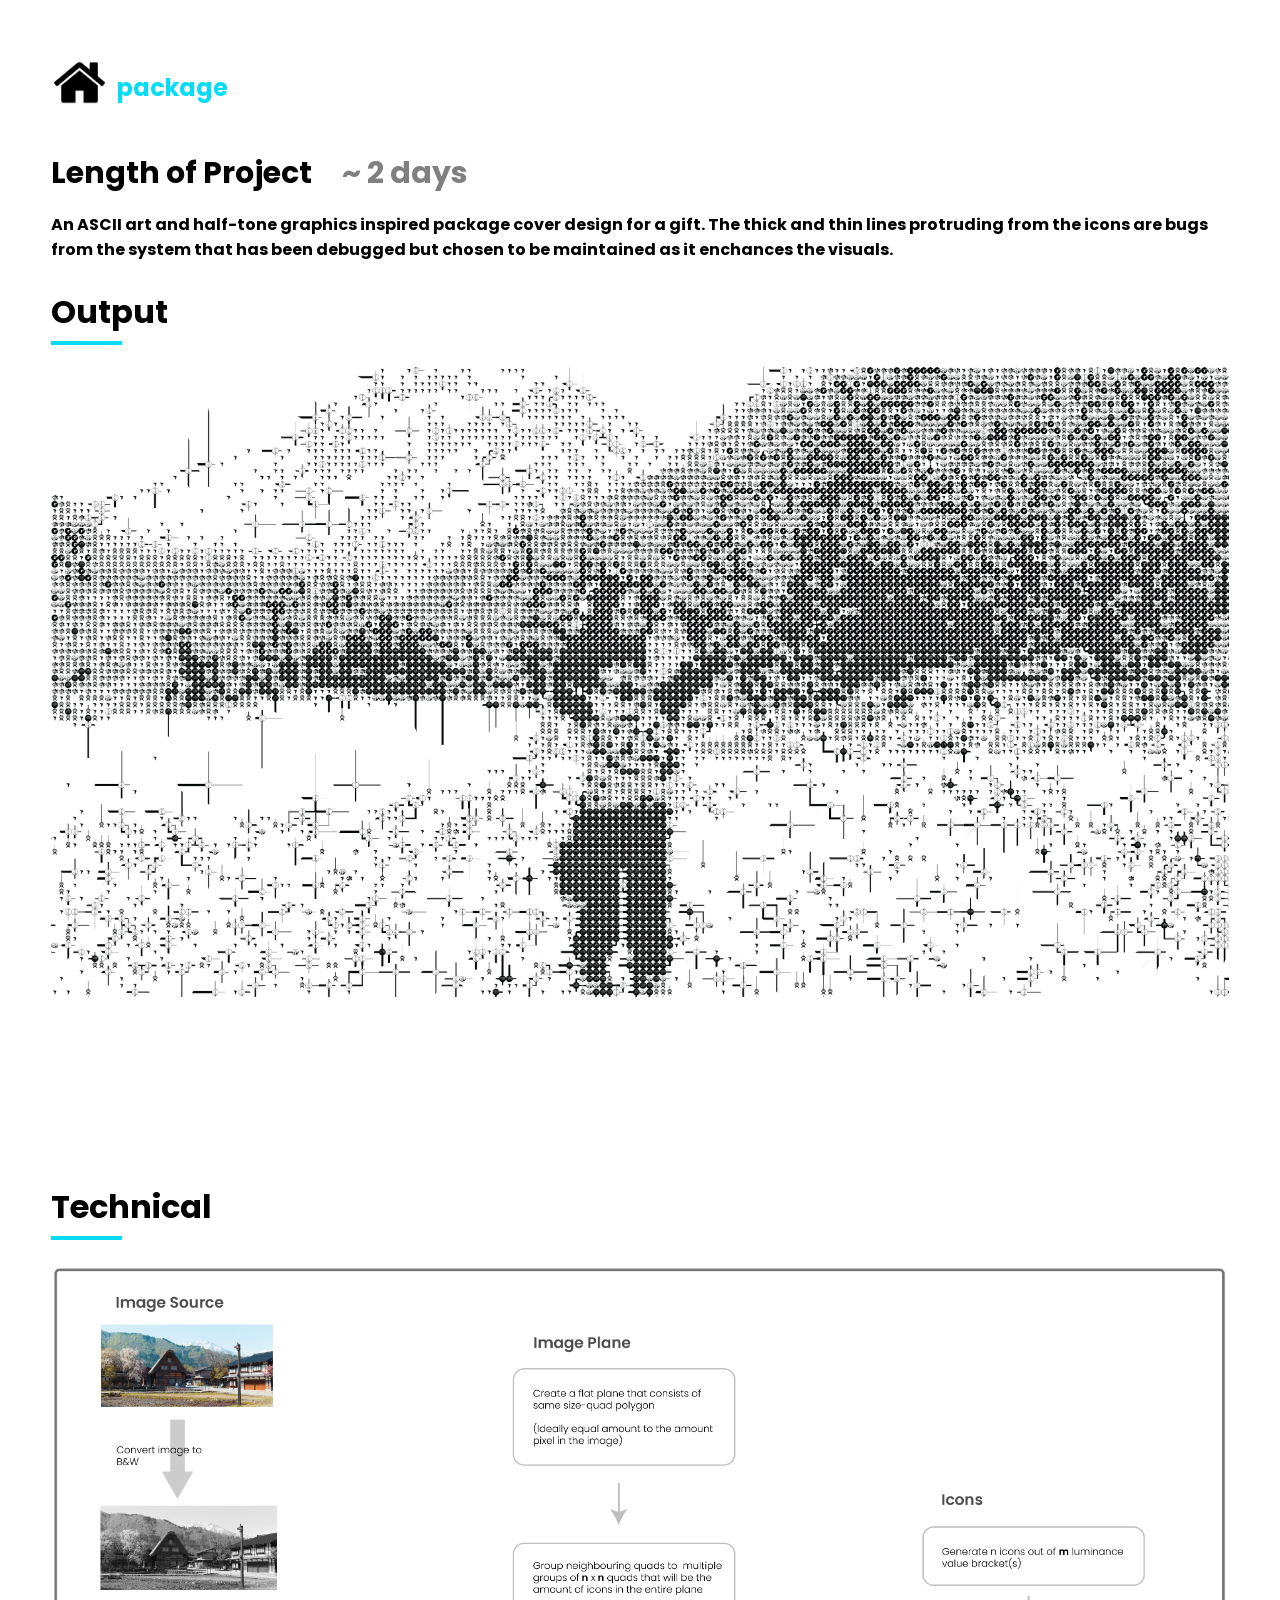
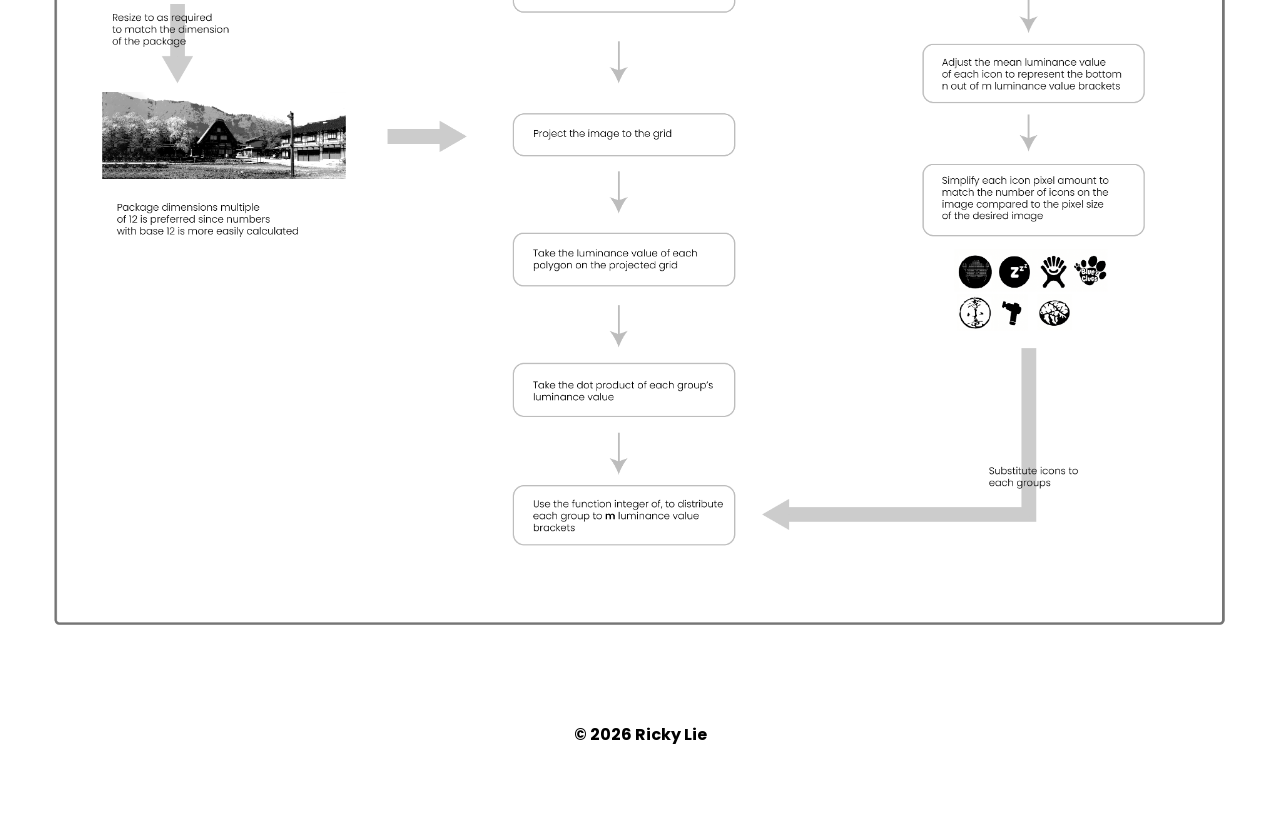
<file: package.html>
<!DOCTYPE html>
<html lang="en">
    <head>
        <meta charset="UTF-8" />
        <meta name="viewport" content="width=device-width, initial-scale=1.0" />
        <meta http-equiv="X-UA-Compatible" content="ie=edge" />
        <title>ricky lie</title>
        <link
            rel="stylesheet"
            href="https://cdnjs.cloudflare.com/ajax/libs/animate.css/3.7.0/animate.min.css"
        />
        <script
            src="https://code.jquery.com/jquery-3.3.1.min.js"
            integrity="sha256-FgpCb/KJQlLNfOu91ta32o/NMZxltwRo8QtmkMRdAu8="
            crossorigin="anonymous"
        ></script>
        <link
            rel="stylesheet"
            href="https://use.fontawesome.com/releases/v5.7.1/css/all.css"
            integrity="sha384-fnmOCqbTlWIlj8LyTjo7mOUStjsKC4pOpQbqyi7RrhN7udi9RwhKkMHpvLbHG9Sr"
            crossorigin="anonymous"
        />
        <link rel="stylesheet" href="index.css" />
    </head>
    <body>
        <div id="loading">
            <div id="spinner"></div>
        </div>
        <div id="magnify">
            <h1 onclick="closemagnify()"><i class="fas fa-times"></i></h1>
            <div id="img_here"></div>
        </div>
        <header
            id="header"
            class="animated slideInDown"
            style="animation-delay: 1.8s"
        >
            <table>
                <tr>
                    <td id="logo">
                        <a href="index.html">
                            <img src="assets/home-icon.png" />
                        </a>
                        <text> &ensp;package </text>
                    </td>
                </tr>
            </table>
        </header>
        <div id="technical">
            <p>
                <text class="project-length">Length of Project&emsp;</text
                ><text class="project-duration">~ 2 days</text>
            </p>
            <p>
                An ASCII art and half-tone graphics inspired package cover
                design for a gift. The thick and thin lines protruding from the
                icons are bugs from the system that has been debugged but chosen
                to be maintained as it enchances the visuals.
            </p>
            <h1>Output</h1>
            <div>
                <div
                    class="product-img--main"
                    data-scale="5"
                    data-image="assets/package/package-01.png"
                ></div>
            </div>
            <div>
                <img height="5px" src="assets/placeholder.jpeg" />
            </div>
        </div>
        <div id="technical">
            <h1>Technical</h1>
            <div id="singlephotos">
                <img width="100%" src="assets/package/work-1.png" />
            </div>
        </div>
        <div id="footer">
            © 2026 Ricky Lie
        </div>
        <script src="index.js" type="text/javascript"></script>
    </body>
</html>
</file>
<file: index.css>
@import url('https://fonts.googleapis.com/css?family=Poppins');

body {
    font-family: 'Poppins', sans-serif;
    padding: 0px;
    margin: 0px;
    max-width: 100vw;
    overflow-x: hidden;
    scroll-behavior: smooth;
}

#loading {
    width: 100vw;
    height: 100vh;
    position: fixed;
    background: white;
    z-index: 999;
    display: flex;
    justify-content: center;
    flex-direction: column;
    align-items: center;
}

#spinner {
    animation: rotate 0.56s infinite linear;
    width: 50px;
    height: 50px;
    border: 12px solid rgb(6, 220, 248);
    border-bottom: 12px solid #fff;
    border-radius: 50%;
    margin: 0;
}

@keyframes rotate {
    0% {
        transform: rotate(0deg);
    }

    100% {
        transform: rotate(360deg);
    }
}

header {
    width: 92vw;
    padding: 6vh 4vw;
    position: fixed;
    font-weight: bold;
    background: transparent;
    color: #fff;
    transition: 0.4s ease-in-out;
    z-index: 2;
}

header table {
    width: 100%;
}

#logo {
    width: 100%;
    display: flex;
    align-items: center;
}

#logo a {
    text-decoration: none;
}

#logo a img {
    width: 4vw;
}

#navigation {
    width: 80%;
}

#magnify {
    width: 100vw;
    height: 100vh;
    background: rgba(0, 0, 0, 0.92);
    position: fixed;
    z-index: 4;
    display: none;
    flex-direction: column;
    justify-content: center;
}

#magnify h1 {
    position: absolute;
    top: 0;
    right: 0;
    margin: 20px 40px;
    color: #fff;
    transition: 0.4s ease-in-out;
}

#magnify h1:hover {
    color: rgb(6, 220, 248);
    cursor: pointer;
}

#img_here {
    width: 90%;
    height: 90%;
    background-size: contain !important;
    background-repeat: no-repeat !important;
    margin: 0px auto;
}

#logo {
    font-size: 24px;
    color: rgb(6, 220, 248);
}

#navigation {
    text-align: right;
}

#navigation a {
    color: inherit;
    text-decoration: none;
    padding: 5px 10px;
    border-bottom: 2px solid transparent;
    margin-left: 4vw;
    transition: 0.4s ease-in-out;
}

#navigation a:hover {
    border-bottom: 2px solid #fff;
}

.project-content {
    display: flex;
    width: 100%;
    height: 100vh;
}

.project-left-panel {
    width: 50%;
    overflow-y: scroll;
    overflow-x: hidden;
    -ms-overflow-style: none;
    /* for Internet Explorer, Edge */
    scrollbar-width: none;
}

.project-left-panel::-webkit-scrollbar {
    display: none;
    /* for Chrome, Safari, and Opera */
}

#project-right-panel {
    width: 50%;
    /* top right bottom left */
    padding: 2vh 2vw 2vh 2vw;
    margin: 0vh 0vw 0vh 2vw;
    right: 0;
    height: 70vh;
    background-size: cover;
    background-repeat: no-repeat;
    color: white;
    overflow-y: auto;
    overflow-x: hidden;
}

.product-img--main {
    position: relative;
    overflow: hidden;
    cursor: zoom-in;
    width: 92vw;
    height: 70vh;
    float: left;
    /* margin-bottom: 20px; */
}

.product-img--main::after {
    position: absolute;
    font-size: 3rem;
    color: #333;
}

.product-img--main__image {
    position: absolute;
    top: 0;
    left: 0;
    width: 100%;
    height: 100%;
    background-position: center;
    background-size: cover;
    background-repeat: no-repeat;
    -webkit-transition: -webkit-transform 0.5s ease-out;
    transition: -webkit-transform 0.5s ease-out;
    transition: transform 0.5s ease-out;
    transition: transform 0.5s ease-out, -webkit-transform 0.5s ease-out;
}

#top_part {
    width: 100%;
    border: 0vh solid #fff;
}

#top_part tr td {
    width: 50%;
}

#about {
    width: 84% !important;
    display: flex;
    flex-direction: column;
    justify-content: center;
    text-align: left;
    padding: 0px 8%;
}

#about h1 {
    font-size: 45px;
    word-wrap: break-word;
}

#about table {
    width: 70%;
    margin-top: 4vh;
}

#about table tr td {
    width: 20% !important;
    text-align: left;
}

#about video {
    /* top right bottom left */
    padding: 2vh 0vw 2vh 0vw;
}

video {
    cursor: pointer;
}

.social {
    color: rgb(6, 220, 248);
    font-size: 23px;
    padding: 12px 17px;
    border-radius: 50%;
    background: transparent;
    transition: 0.4s ease-in-out;
    font-weight: bold;
    margin: 0px 8px;
}

.social:hover {
    cursor: pointer;
    color: #fff;
    background: rgb(6, 220, 248);
    box-shadow: 0px 10px 30px rgba(6, 220, 248, 0.8);
}

.btn_one {
    font-size: 18px;
    font-family: 'Poppins', sans-serif;
    color: rgb(6, 220, 248);
    background: #fff;
    border: 3px solid rgb(6, 220, 248);
    padding: 8px 40px;
    width: 35%;
    border-radius: 80px;
    font-weight: bold;
    margin: 2vh 0px;
    transition: 0.4s ease-in-out;
}

.btn_one:hover {
    box-shadow: 0px 10px 30px rgba(6, 220, 248, 0.8);
    cursor: pointer;
    color: #fff;
    background: rgb(6, 220, 248);
}

.hidden-display {
    display: none;
}

#projects {
    width: 92vw;
    /* top right bottom left */
    padding: 15vh 4vw 0vh 4vw;
    font-weight: bold;
}

#projects h1 {
    padding: 5px 0px;
    border-bottom: 4px solid rgb(6, 220, 248);
    width: 6%;
}

#technical {
    width: 92vw;
    /* top right bottom left */
    padding: 15vh 4vw 0vh 4vw;
    font-weight: bold;
}

#technical h1 {
    padding: 5px 0px;
    border-bottom: 4px solid rgb(6, 220, 248);
    width: 6%;
}

#photography {
    width: 92vw;
    padding: 6vh 4vw;
    font-weight: bold;
}

#photography h1 {
    padding: 5px 0px;
    border-bottom: 4px solid rgb(6, 220, 248);
    width: 6%;
}

.center-content {
    display: flex;
    justify-content: space-evenly;
}

.img-border {
    border: 8px solid white;
    border-radius: 8px;
}

.project-length {
    font-size: 30px;
}

.project-duration {
    font-size: 30px;
    color: gray;
}

#parametric-model-1 {
    width: 40vw;
}

#parametric-model-2 {
    width: 8vw;
}

#particle-simulation-1 {
    width: 6vw;
}

#particle-simulation-2 {
    width: 6vw;
}

#particle-simulation-3 {
    width: 6vw;
}

#particle-simulation-4 {
    width: 8vw;
}

#fabric-simulation-1 {
    width: 6vw;
}

#fabric-simulation-2 {
    width: 6vw;
}

#fabric-simulation-3 {
    width: 20vw;
}

#fabric-simulation-4 {
    width: 8vw;
}

#fabric-simulation-5 {
    width: 8vw;
}

#keyframe {
    width: 92vw;
    padding: 6vh 4vw;
    font-weight: bold;
}

#keyframe h1 {
    padding: 5px 0px;
    border-bottom: 4px solid rgb(6, 220, 248);
    width: 6%;
}

#photos {
    width: 100%;
    columns: 3;
    column-gap: 0.1%;
    z-index: 1;
    transition: 0.4s ease-in-out;
}

#photos img {
    width: 100%;
    height: auto;
    margin: 0.05% 0px;
    transition: 0.4s ease-in-out;
}

#doublephotos {
    display: flex;
    gap: 1%;
    width: 100%;
}

#doublephotos img:first-child {
    width: 60%;
}

#doublephotos img:last-child {
    width: 40%;
}

#doublephotos img {
    height: auto;
    object-fit: cover;
}

#image-wrapper {
    position: relative;
    background-color: #1b1b1b;

    width: 100vw;
    margin-left: 50%;
    transform: translateX(-50%);
}

#singlephotos {
    position: relative;
    width: 100%;
    columns: 1;
    column-gap: 0.1%;
    z-index: 1;
}

#singlephotos img {
    display: block;
}

.grey-box {
    width: 100%;
    height: 150px;
    background-color: #e0e0e0;
    margin-top: 20px;
}

video::-webkit-media-controls-timeline {
    display: none;
}

video::-webkit-media-controls-volume-slider {
    display: none;
}

video::-webkit-media-controls-mute-button {
    display: none;
}

#photos img:hover {
    transform: scale(1.1);
    cursor: pointer;
}

#bio {
    width: 92vw;
    padding: 6vh 4vw;
    font-weight: bold;
    flex-direction: column;
    display: flex;
}

#bio h1 {
    padding: 5px 0px;
    border-bottom: 4px solid rgb(6, 220, 248);
    width: 8%;
}

#bio-content {
    display: flex;
    flex-direction: row;
}

#bio-left {
    display: flex;
    justify-content: center;
}

#bio-left img {
    width: 500px;
}

#bio-right {
    padding-left: 5vw;
}

#contact {
    width: 92vw;
    padding: 6vh 4vw;
}

#contact h1 {
    padding: 5px 0px;
    border-bottom: 4px solid rgb(6, 220, 248);
    width: 10%;
}

#contact table {
    width: 100%;
}

#contact table tr td {
    width: 50%;
}

#inner_div table {
    width: 100%;
}

#inner_div table tr td {
    font-weight: bold;
}

#inner_table tr td {
    padding: 10px 20px !important;
}

#contact form {
    width: 100%;
}

#contact form input {
    width: 96%;
    margin: 20px 1%;
    background: transparent;
    border: 0px;
    border-bottom: 3px solid rgba(6, 220, 248, 0.5);
    padding: 8px 10px;
    font-family: 'Poppins', sans-serif;
    font-size: 18px;
    transition: 0.4s ease-in-out;
    color: #000;
    font-weight: bold;
}

#contact form textarea {
    width: 96%;
    margin: 20px 1%;
    padding: 8px 10px;
    border: 0px;
    border-bottom: 3px solid rgba(6, 220, 248, 0.5);
    padding: 8px 10px;
    font-family: 'Poppins', sans-serif;
    font-size: 18px;
    background: transparent;
    resize: none;
    transition: 0.4s ease-in-out;
    color: #000;
    font-weight: bold;
}

#contact form input:focus {
    outline: none;
    border-bottom: 3px solid rgba(6, 220, 248, 1);
}

#contact form textarea:focus {
    outline: none;
    border-bottom: 3px solid rgba(6, 220, 248, 1);
}

#address {
    position: relative;
    top: -25px;
    left: 30px;
}

#footer {
    width: 100%;
    padding: 10vh 0px;
    text-align: center;
    font-weight: bold;
}

#footer a {
    color: rgb(255, 44, 90);
    text-decoration: none;
}

::placeholder {
    color: #000;
}

button:focus {
    outline: none;
}

::-webkit-scrollbar {
    width: 5px;
    height: 5px;
}

::-webkit-scrollbar-track {
    background: #f1f1f1;
}

::-webkit-scrollbar-thumb {
    background: rgb(0, 0, 0);
}

::-webkit-scrollbar-thumb:hover {
    background: rgba(0, 0, 0, 0.8);
}

@media (max-width: 1000px) {
    #technical {
        padding-top: 25vh;
    }

    #project-right-panel {
        font-size: small;
    }

    #photos {
        columns: 1;
        column-gap: 0%;
    }

    #photos img {
        margin: 2% 0px;
    }

    #photos img:hover {
        transform: scale(1);
        cursor: pointer;
    }

    #rightImage {
        display: none;
    }

    #top_part {
        border: 0px;
    }

    #top_part tr td {
        width: 100%;
        text-align: center;
    }

    #about {
        width: 92% !important;
        height: 75vh;
        padding-top: 20vh !important;
        text-align: center;
        padding: 0px 4%;
    }

    #about table {
        width: 100%;
        margin-top: 6vh;
    }

    #about table tr td {
        text-align: center;
    }

    .btn_one {
        padding: 6px 30px;
        width: 60%;
        margin: 4vh auto;
        box-shadow: 0px 10px 20px rgba(6, 220, 248, 0.8);
        background: rgb(255, 44, 90);
        color: #fff;
    }

    .btn_one:hover {
        box-shadow: 0px 10px 40px rgba(6, 220, 248, 0.8);
        cursor: pointer;
    }

    #contact table tr td {
        width: 100%;
        display: block;
    }

    #inner_table tr td {
        padding: 10px 0px !important;
    }

    #contact form input {
        width: 90%;
    }

    #contact form textarea {
        width: 90%;
    }

    #projects {
        padding-top: 25vh;
    }

    #projects h1 {
        width: 19%;
    }

    #photography h1 {
        width: 19%;
    }

    #bio h1 {
        width: 25%;
    }

    #bio-content {
        flex-direction: column;
    }

    #bio-right {
        padding-left: 0vw;
        padding-top: 5vh;
    }

    #contact h1 {
        width: 33%;
    }

    header {
        width: 96vw;
        background: #fff;
        padding: 4vh 2vw;
        position: absolute;
    }

    #header table tr td {
        width: 100%;
        display: block;
        text-align: center;
        padding: 15px 0px;
    }

    #navigation a {
        color: #000;
    }
}
</file>
